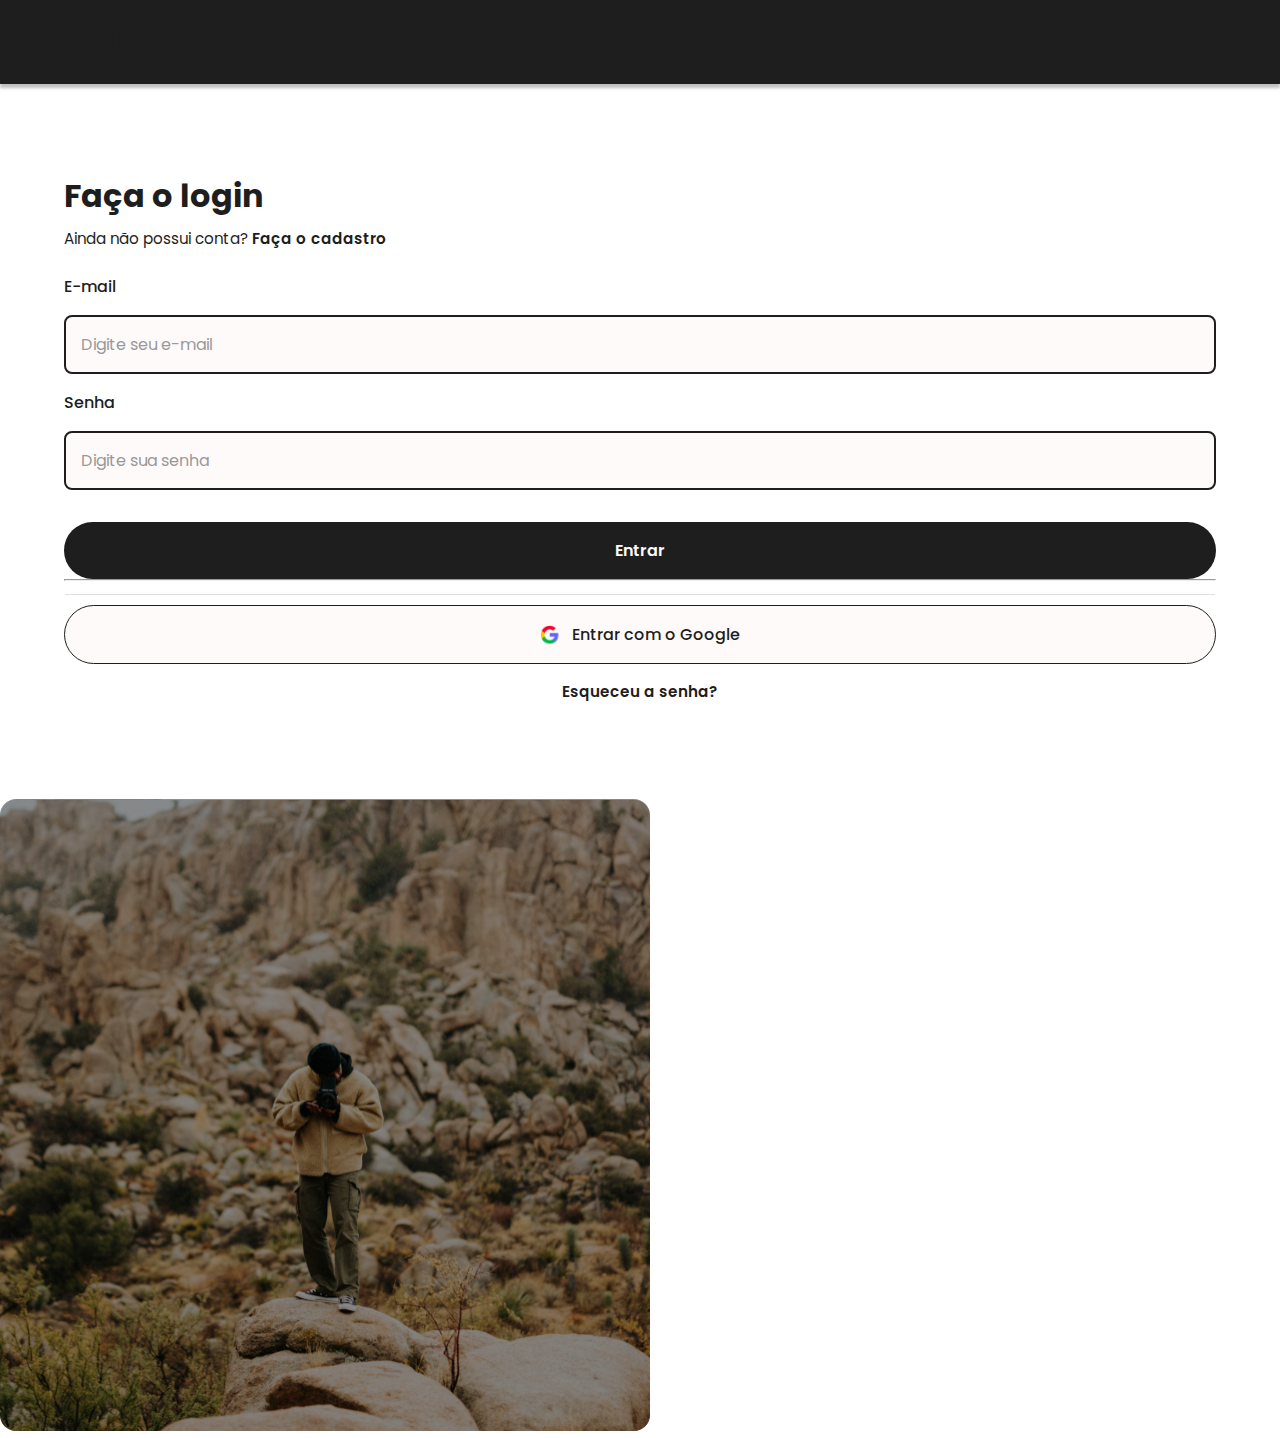
<file: index.html>
<!DOCTYPE html>
<html lang="en">
<head>
    <meta charset="UTF-8">
    <meta name="viewport" content="width=device-width, initial-scale=1.0">
    <title>Pixel</title>
    <link rel="stylesheet" href="styles/main.css">
    <link rel="preconnect" href="https://fonts.googleapis.com">
    <link rel="preconnect" href="https://fonts.gstatic.com" crossorigin>
    <link href="https://fonts.googleapis.com/css2?family=Montserrat:ital,wght@0,100..900;1,100..900&family=Poppins:ital,wght@0,100;0,200;0,300;0,400;0,500;0,600;0,700;0,800;0,900;1,100;1,200;1,300;1,400;1,500;1,600;1,700;1,800;1,900&family=Red+Hat+Display:ital,wght@0,300..900;1,300..900&display=swap" rel="stylesheet">
</head>
<body>
    <header>
        <figure>
            <img src="assets/icons/logo-pixel.svg" alt="Logo pixel">
        </figure>
    </header>
    <main>
        <section>
        <article>
            <h1>Faça o login</h1>
            <p>Ainda não possui conta? <span>Faça o cadastro</span></p>
        </article>
        
        <form action="pages/home.html" method="get">
            <label for="email">E-mail</label>
            <input type="email" id="email" placeholder="Digite seu e-mail">

            <label for="password">Senha</label>
            <input type="password" id="password" placeholder="Digite sua senha">

            <button type="submit">Entrar</button>
        </form>

        <hr>

        <button type="button" class="btn-google">
        <img src="assets/icons/Google-Icon.svg" alt="Google Icon">Entrar com o Google
        </button>

        <p><span>Esqueceu a senha?</span></p>
        </section>
    </main>
    <aside>
        <figure>
            <img src="assets/images/Imagem-Capa.svg" alt="Imagem hero">
        </figure>
    </aside>
</body>
</html>
</file>
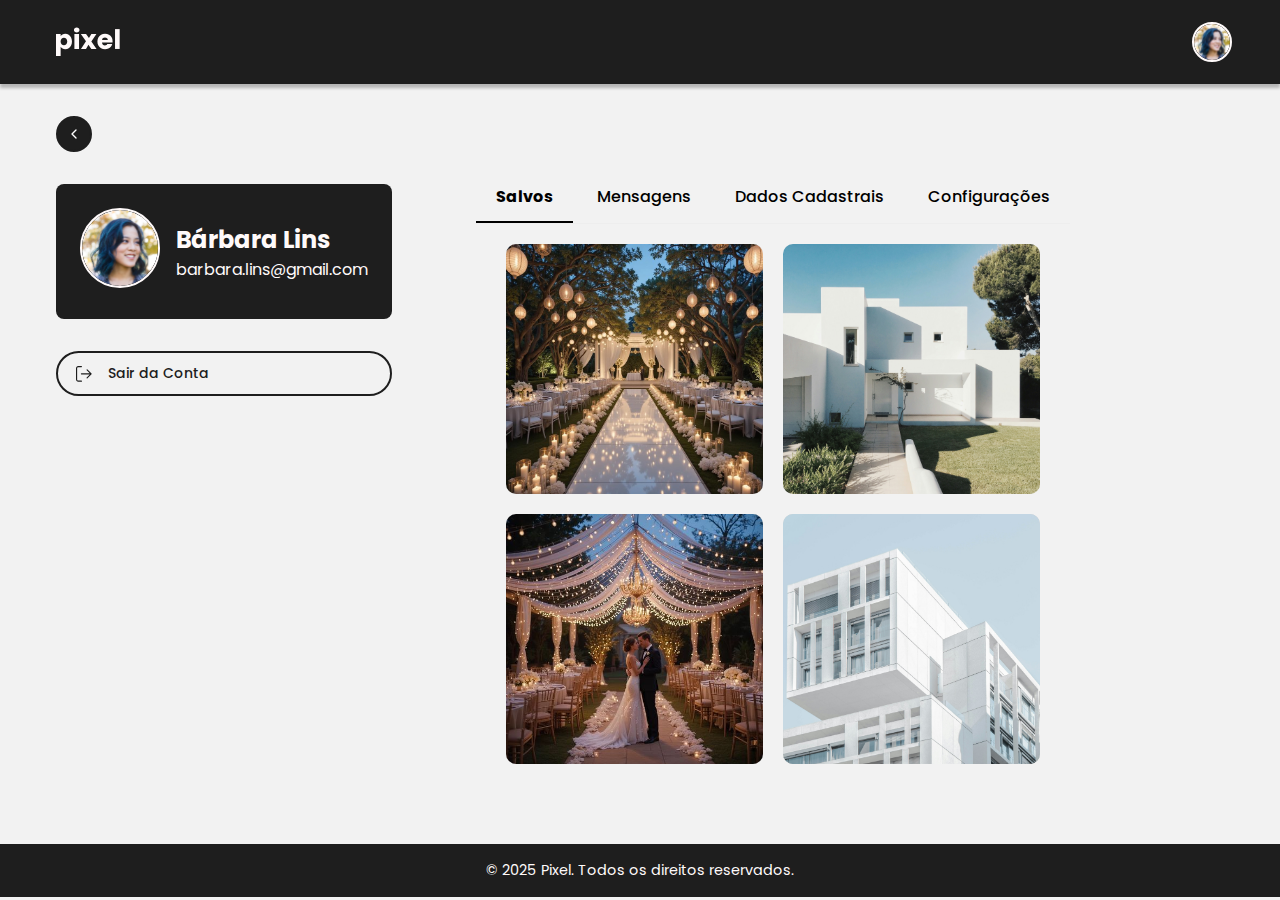
<file: pages/cliente.html>
<!DOCTYPE html>
<html lang="pt-br">
<head>
    <meta charset="UTF-8">
    <meta name="viewport" content="width=device-width, initial-scale=1.0">
    <title>pixel</title>
    <link rel="stylesheet" href="../styles/cliente.css">
    <link rel="preconnect" href="https://fonts.googleapis.com">
    <link rel="preconnect" href="https://fonts.gstatic.com" crossorigin>
    <link href="https://fonts.googleapis.com/css2?family=Montserrat:ital,wght@0,100..900;1,100..900&family=Poppins:ital,wght@0,100;0,200;0,300;0,400;0,500;0,600;0,700;0,800;0,900;1,100;1,200;1,300;1,400;1,500;1,600;1,700;1,800;1,900&family=Red+Hat+Display:ital,wght@0,300..900;1,300..900&display=swap" rel="stylesheet">
</head>
<body>
    <header>
        <figure>
            <a href="home.html"><img class="logo" src="../assets/icons/logo-pixel-white.svg" alt="Logo pixel"></a>
        </figure>

        <div class="perfil">
            <img src="../assets/icons/Avatar-icon.svg" alt="foto de perfil" class="foto-perfil">
        </div>
    </header>

    <a href="home.html"><button class="voltar"><img class="seta-voltar" src="../assets/icons/Chevron-left-icon.svg" alt="Seta Voltar"></button></a>

    <div class="hero">
        <div class="content-aside">
            <aside class="profile">
                <figure>
                    <img src="../assets/icons/Avatar-icon.svg" alt="foto de perfil">
                </figure>

                <section>
                    <h2>Bárbara Lins</h2>
                    <p>barbara.lins@gmail.com</p>
                </section>
            </aside>

            <button class="log-out">
                <img src="../assets/icons/log-out-icon.svg" alt="sair-ícone">
                <p>Sair da Conta</p>
            </button>
        </div>

        <main>
            <div class="tabs">
                <input type="radio" id="tab1" name="tabs" checked>
                <label for="tab1">Salvos</label>

                <input type="radio" id="tab2" name="tabs">
                <label for="tab2">Mensagens</label>

                <input type="radio" id="tab3" name="tabs">
                <label for="tab3">Dados Cadastrais</label>

                <input type="radio" id="tab4" name="tabs">
                <label for="tab4">Configurações</label>

                <div id="content1" class="tab-content">

                    <section class="galeria">

                    <div class="grade">

                        <div class="foto"><img src="../assets/images/img1.jpg.jpg" alt="foto 1"></div>
                        <div class="foto"><img src="../assets/images/arq1.jpg" alt="foto 2"></div>
                        <div class="foto"><img src="../assets/images/img3.jpg.jpg" alt="foto 3"></div>
                        <div class="foto"><img src="../assets/images/arq2.jpg" alt="foto 3"></div>

                    </div>

                </section>

                </div>

                <div id="content2" class="tab-content">
                    <p>Conteúdo da aba Mensagens</p>
                </div>

                <div id="content3" class="tab-content">
                    <p>Conteúdo da aba Dados Cadastrais</p>
                </div>

                <div id="content4" class="tab-content">
                    <p>Conteúdo da aba Configurações</p>
                </div>
            </div>
        </main>
    </div>
    <footer>
        <p>© 2025 Pixel. Todos os direitos reservados.</p>
    </footer>
</body>
</html>
</file>
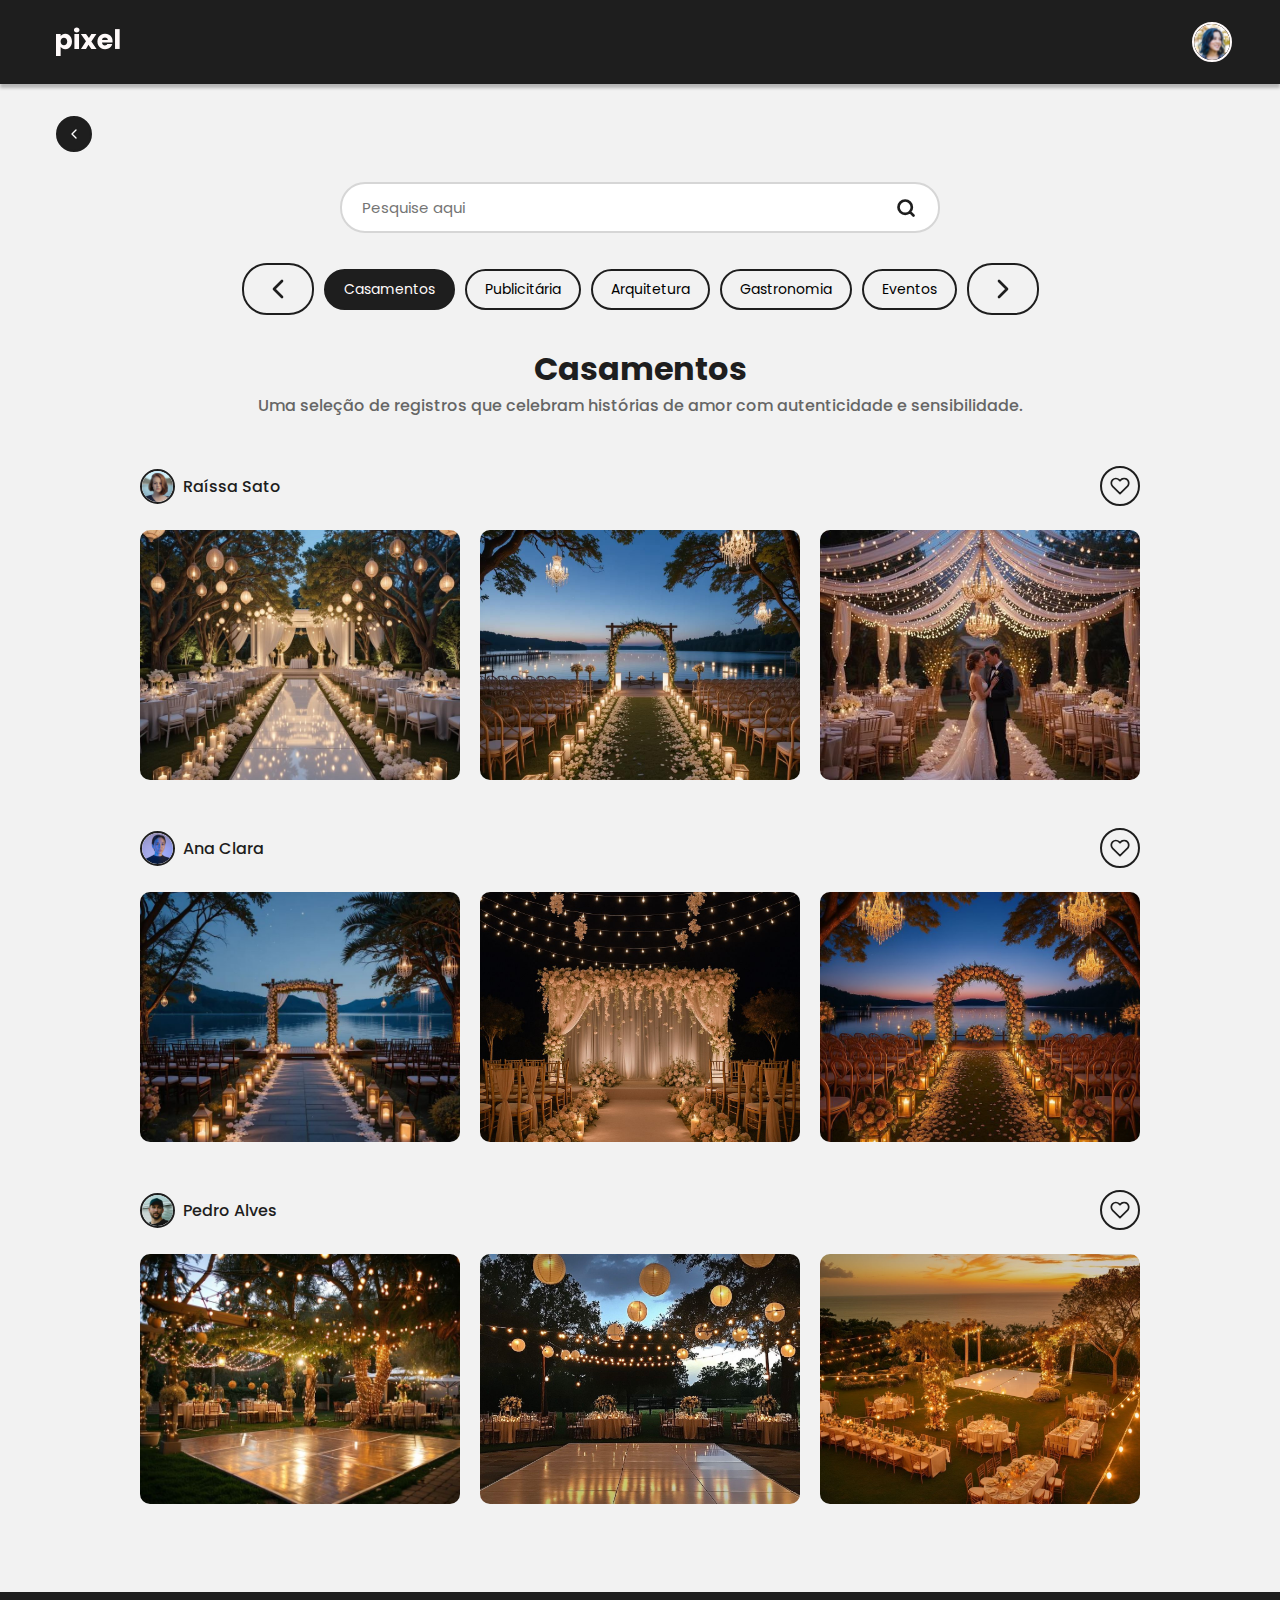
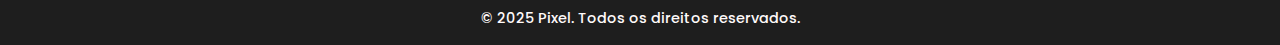
<file: pages/filtro.html>
<!DOCTYPE html>
<html lang="pt-br">
<head>
    <meta charset="UTF-8">
    <meta name="viewport" content="width=device-width, initial-scale=1.0">
    <title>pixel</title>
    <link rel="stylesheet" href="../styles/filtro.css">
    <link rel="preconnect" href="https://fonts.googleapis.com">
    <link rel="preconnect" href="https://fonts.gstatic.com" crossorigin>
    <link href="https://fonts.googleapis.com/css2?family=Montserrat:ital,wght@0,100..900;1,100..900&family=Poppins:ital,wght@0,100;0,200;0,300;0,400;0,500;0,600;0,700;0,800;0,900;1,100;1,200;1,300;1,400;1,500;1,600;1,700;1,800;1,900&family=Red+Hat+Display:ital,wght@0,300..900;1,300..900&display=swap" rel="stylesheet">
</head>
<body>

    <header>
        <figure>
            <a href="home.html"><img class="logo" src="../assets/icons/logo-pixel-white.svg" alt="Logo pixel"></a>
        </figure>

        <div class="perfil">
            <img src="../assets/icons/Avatar-icon.svg" alt="foto de perfil" class="foto-perfil">
        </div>
    </header>

    <a href="home.html"><button class="voltar"><img class="seta-voltar" src="../assets/icons/Chevron-left-icon.svg" alt="Seta Voltar"></button></a>
        
    <section class="busca">
        <input type="text" placeholder="Pesquise aqui">
        <button class="lupa"><img src="../assets/icons/Search-icon.svg" alt="Buscar"></button>
    </section>

    <div class="categorias">
            <button class="seta"><img src="../assets/icons/Chevron-left-icon.svg" alt="seta esquerda"></button>
                <button id="ativo">Casamentos</button>
                <button>Publicitária</button>
                <button>Arquitetura</button>
                <button>Gastronomia</button>
                <button>Eventos</button>
             <button class="seta"><img src="../assets/icons/Chevron right-icon.svg" alt="seta direita"></button>
    </div>

    <article class="titulo-secao">
        <h1>Casamentos</h1>
        <p>Uma seleção de registros que celebram histórias de amor com autenticidade e sensibilidade.</p> 
    </article>

    <main>
            <div class="usuario">
                <img src="../assets/icons/profile-4-icon.svg" alt="Raíssa Sato" class="profile">
                <p>Raíssa Sato</p>
                <button class="like"><img class="heart" src="../assets/icons/Heart-icon.svg" alt="Like Ícone"></button>
            </div>
        <section class="galeria">
           <div class="grade">
            <div class="foto"><img src="../assets/images/img1.jpg.jpg" alt="foto 1"></div>
            <div class="foto"><img src="../assets/images/img2.jpg.jpg" alt="foto 2"></div>
            <div class="foto"><img src="../assets/images/img3.jpg.jpg" alt="foto 3"></div>
           </div>
        </section>

            <div class="usuario">
              <img src="../assets/icons/profile-5-icon.svg" alt="Ana Clara" class="profile">
              <p>Ana Clara</p>
              <button class="like"><img src="../assets/icons/Heart-icon.svg" alt="like"></button>
            </div>

        <section class="galeria">
            <div class="grade">
                <div class="foto"><img src="../assets/images/img4.jpg.jpg" alt="foto 4"></div>
                <div class="foto"><img src="../assets/images/img5.jpg.jpg" alt="foto 5"></div>
                <div class="foto"><img src="../assets/images/img6.jpg.jpg" alt="foto 6"></div>
            </div>
        </section>

            <div class="usuario">
                <img src="../assets/icons/profile-6-icon.svg" alt="Pedro Alves" class="profile">
                <p>Pedro Alves</p>
                <button class="like"><img src="../assets/icons/Heart-icon.svg" alt="like"></button>
            </div>

        <section class="galeria">
            <div class="grade">
                <div class="foto"><img src="../assets/images/img7.jpg.jpg" alt="foto 7"></div>
                <div class="foto"><img src="../assets/images/img8.jpg.jpg" alt="foto 8"></div>
                <div class="foto"><img src="../assets/images/img9.jpg.jpg" alt="foto 9"></div>
            </div>
        </section>
    </main>
        <footer>
            <p>© 2025 Pixel. Todos os direitos reservados.</p>
        </footer>
</body>
</html>
</file>
<file: styles/main.css>
/* Reset global - aplica estilos básicos a todos os elementos */
* {
    font-family: "Poppins", sans-serif; /* Define a fonte padrão para toda a página */
    margin: 0; /* Remove margens padrão dos elementos */
    padding: 0; /* Remove espaçamento interno padrão dos elementos */
    box-sizing: border-box; /* Inclui padding e border no cálculo da largura/altura total */
}

/* Variáveis CSS - cores reutilizáveis */
:root {
    --primary-color: #FFFAFA; /* Cor principal (branco off-white) */
    --secondary-color: #1E1E1E; /* Cor secundária (preto escuro) */
}

/* Estilo para todos os spans da página */
span {
    color: var(--secondary-color); /* Aplica a cor secundária (escura) ao texto */
    font-weight: 600; /* Deixa o texto em negrito médio */
    display: inline-block; /* Permite aplicar transformações (necessário para transform funcionar) */
}

/* Efeito hover nos spans */
span:hover {
    transform: translateY(-0.125rem); /* Eleva levemente o texto em 2px ao passar o mouse */
    cursor: pointer; /* Mostra cursor de mãozinha */
}

/* ===== CABEÇALHO ===== */
header {
    background-color: var(--secondary-color); /* Fundo escuro no header */
    display: flex; /* Ativa o flexbox para organizar elementos */
    flex-direction: row; /* Organiza elementos em linha horizontal */
    justify-content: left; /* Alinha conteúdo à esquerda */
    padding: 1rem; /* Espaçamento interno de 16px em todos os lados */
    box-shadow: 0 4px 3px 0 rgba(0, 0, 0, 0.25); /* Sombra abaixo do header (4px 3px) */

    /* Logo dentro do header */
    img {
        flex: 0 0 auto; /* Não permite que a imagem cresça ou encolha */
        width: 5rem; /* Largura fixa de 80px */
        height: 100%; /* Altura ocupa 100% do container pai */
        padding: 0.5rem; /* Espaçamento interno de 8px ao redor da imagem */
        background-color: transparent; /* Fundo transparente */
        margin-left: 2rem; /* Espaço de 32px à esquerda da imagem */
    }
}

/* ===== CONTAINER PRINCIPAL ===== */
/* Organiza section (formulário) e aside (imagem) lado a lado */
main {
    display: flex; /* Ativa o flexbox */
    flex-direction: row; /* Organiza elementos lado a lado (horizontal) */
    align-items: flex-start; /* Alinha elementos ao topo */
    padding: 4rem; /* Espaçamento interno de 64px em todos os lados */
    gap: 12rem; /* Espaço de 192px entre section e aside */
    max-width: 1400px; /* Largura máxima do container de 1400px */
    margin: 2rem auto; /* Centraliza horizontalmente com margem de 32px acima e abaixo */

    /* Seção do formulário de login */
    section {
        flex: 1; /* Ocupa 1 parte do espaço disponível (metade do main) */
        display: flex; /* Ativa flexbox para organizar elementos internos */
        flex-direction: column; /* Empilha elementos verticalmente */

        /* Título e subtítulo */
        article {
            display: flex; /* Ativa flexbox */
            flex-direction: column; /* Empilha título e parágrafo verticalmente */
            gap: 0; /* Remove espaçamento entre h1 e p */
            padding: 0; /* Remove padding interno */
            align-items: flex-start; /* Alinha itens à esquerda */
            color: var(--secondary-color); /* Cor escura do texto */
            margin-bottom: 1.5rem; /* Espaço de 24px abaixo antes do formulário */

            h1 {
                font-size: 2rem; /* Tamanho da fonte de 32px */
                font-weight: 700; /* Peso da fonte em negrito forte */
                margin: 0; /* Remove todas as margens */
                line-height: 1; /* Altura da linha igual ao tamanho da fonte (remove espaço extra) */
            }

            p {
                font-size: 1rem; /* Tamanho da fonte de 16px */
                margin: 0; /* Remove todas as margens */
                line-height: 1.4; /* Altura de linha confortável para leitura */
            }
        }

        /* Formulário de login */
        form {
            display: flex; /* Ativa flexbox */
            flex-direction: column; /* Empilha campos verticalmente */
            gap: 1rem; /* Espaço de 16px entre cada campo do formulário */

            label {
                font-size: 1rem; /* Tamanho da fonte de 16px */
                font-weight: 500; /* Peso médio da fonte */
                color: var(--secondary-color); /* Cor escura do texto */
            }

            input {
                padding: 0.95rem; /* Espaçamento interno de 15.2px */
                font-size: 1rem; /* Tamanho da fonte de 16px */
                border: 2px solid var(--secondary-color); /* Borda escura sólida de 2px */
                border-radius: 0.5rem; /* Bordas arredondadas de 8px */
                background-color: var(--primary-color); /* Cor de fundo clara (branco off-white) */
                color: var(--secondary-color); /* Cor escura do texto digitado */
            }

            /* Estilo do placeholder dos inputs */
            input::placeholder {
                color: #999; /* Cor cinza para o texto placeholder */
            }

            /* Botão de submit (Entrar) */
            button[type="submit"] {
                padding: 1rem; /* Espaçamento interno de 16px */
                font-size: 1rem; /* Tamanho da fonte de 16px */
                font-weight: 600; /* Fonte em negrito médio */
                color: var(--primary-color); /* Texto claro (branco off-white) */
                background-color: var(--secondary-color); /* Fundo escuro (preto) */
                border: none; /* Remove borda padrão do botão */
                border-radius: 50px; /* Bordas totalmente arredondadas (formato pill) */
                cursor: pointer; /* Mostra cursor de mãozinha ao passar o mouse */
                transition: background-color 0.3s ease; /* Animação suave de 0.3s ao mudar cor */
                margin-top: 1rem; /* Espaço de 16px acima do botão */
            }

            /* Efeito hover no botão de submit */
            button[type="submit"]:hover {
                box-shadow: 0 4px 6px rgba(0, 0, 0, 0.3); /* Adiciona sombra (4px 6px) ao passar o mouse */
                transition: background-color 0.3s ease; /* Animação suave de 0.3s ao mudar cor */
            }
        }

        /* Botão de login com Google */
        .btn-google {
            position: relative; /* Permite posicionar pseudo-elementos absolutamente */
            margin-top: 1.5rem; /* Espaço de 24px acima do botão */
            padding: 1rem; /* Espaçamento interno de 16px */
            font-size: 1rem; /* Tamanho da fonte de 16px */
            font-weight: 500; /* Peso médio da fonte */
            color: var(--secondary-color); /* Texto escuro */
            background-color: var(--primary-color); /* Fundo claro (branco off-white) */
            border: 0.5px solid var(--secondary-color); /* Borda fina escura de 0.5px */
            border-radius: 50px; /* Bordas totalmente arredondadas (formato pill) */
            cursor: pointer; /* Cursor de mãozinha */
            display: flex; /* Ativa flexbox para alinhar ícone e texto */
            align-items: center; /* Centraliza verticalmente */
            justify-content: center; /* Centraliza horizontalmente */
            gap: 0.75rem; /* Espaço de 12px entre ícone e texto */
            transition: background-color 0.3s ease; /* Animação suave de 0.3s */
        }

        /* Linha divisória acima do botão Google (pseudo-elemento) */
        .btn-google::before {
            content: ''; /* Cria um elemento vazio */
            position: absolute; /* Posiciona em relação ao botão pai */
            top: -0.75rem; /* Posiciona 12px acima do botão */
            left: 0; /* Alinha à esquerda */
            right: 0; /* Alinha à direita (cria linha de ponta a ponta) */
            height: 1px; /* Altura da linha divisória de 1px */
            background-color: #e0e0e0; /* Cor cinza clara para a linha */
        }

        /* Efeito hover no botão Google */
        .btn-google:hover {
            box-shadow: 0 4px 6px rgba(0, 0, 0, 0.3); /* Adiciona sombra (4px 6px) ao passar o mouse */
            transition: background-color 0.3s ease; /* Animação suave de 0.3s ao mudar cor */
        }

        /* Ícone do Google dentro do botão */
        .btn-google img {
            width: 20px; /* Largura do ícone de 20px */
            height: 20px; /* Altura do ícone de 20px */
        }

        /* Último parágrafo da section (Esqueceu a senha?) */
        p:last-child {
            text-align: center; /* Centraliza o texto */
            margin-top: 1rem; /* Espaço de 16px acima */
            font-size: 0.95rem; /* Tamanho da fonte de 15.2px */
        }
    }

    /* Seção da imagem lateral direita */
    aside {
        flex: 1; /* Ocupa 1 parte do espaço disponível (metade do main) */
        display: flex; /* Ativa flexbox */
        flex-direction: row; /* Organiza elementos em linha horizontal */
        align-items: flex-end; /* Alinha itens ao final (parte inferior) */
        justify-content: flex-end; /* Alinha conteúdo à direita */

        figure {
            display: flex; /* Ativa flexbox */
            align-items: flex-end; /* Alinha imagem ao final (parte inferior) */
            width: 100%; /* Largura total disponível */
            max-width: 550px; /* Largura máxima da figura de 550px */
        }

        img {
            width: 100%; /* Imagem ocupa toda a largura do figure */
            height: auto; /* Altura proporcional à largura (mantém aspect ratio) */
            border-radius: 16px; /* Bordas arredondadas de 16px */
            object-fit: cover; /* Mantém proporção da imagem cobrindo todo o espaço */
            box-shadow: 0.5rem 0.5rem 0.5rem 0 rgba(0, 0, 0, 0.20); /* Sombra da imagem (8px 8px 8px) */
        }
    }
}

/* ===== RODAPÉ ===== */
footer {
        text-align: center; /* Centraliza o texto do footer */
        padding: 1rem; /* Espaçamento interno de 16px */
        background-color: var(--secondary-color); /* Fundo escuro no footer */
        color: var(--primary-color); /* Texto claro no footer */
        font-size: 0.9rem; /* Tamanho da fonte de 14.4px */
}
</file>
<file: styles/cliente.css>
/*  RESET GERAL  */
* {
    margin: 0;
    padding: 0;
    box-sizing: border-box;
    font-family: "Poppins", sans-serif;
}

:root {
    --primary-color: #FFFAFA; /* Cor principal (branco off-white) */
    --secondary-color: #1E1E1E; /* Cor secundária (preto escuro) */
    --background-color:#f2f2f2;
    --tertiary-color: #e6e5e5;
}

/*  CABEÇALHO  */
header {
    background-color: var(--secondary-color); /* Fundo escuro no header */
    display: flex; /* Ativa o flexbox para organizar elementos */
    flex-direction: row; /* Organiza elementos em linha horizontal */
    justify-content: space-between; /* Distribui espaço entre logo e perfil */
    padding: 1rem; /* Espaçamento interno de 1rem em todos os lados */
    box-shadow: 0 0.25rem 0.1875rem 0 rgba(0, 0, 0, 0.25); /* Sombra abaixo do header (4px 3px convertido) */
}

header img {
    flex: 0 0 auto; /* Não permite que a imagem cresça ou encolha */
    width: 5rem; /* Largura fixa de 5rem (80px) */
    height: 100%; /* Altura ocupa 100% do container pai */
    padding: 0.5rem; /* Espaçamento interno ao redor da imagem (8px) */
    background-color: transparent; /* Fundo transparente */
    margin-left: 2rem; /* Espaço à esquerda da imagem (32px) */
}

.logo:hover {
    transform: scale(1.1); /* Aumenta o tamanho */
    cursor: pointer;
}   

.perfil {
    display: flex; /* Ativa flexbox */
    align-items: center; /* Centraliza verticalmente */
    gap: 0.625rem; /* Espaço entre foto e menu (10px) */
    margin-right: 2rem; /* Espaço à direita (32px) */
}

.foto-perfil {
    width: 2.5rem; /* Largura da foto (40px) */
    height: 2.5rem; /* Altura da foto (40px) */
    object-fit: cover; /* Mantém proporção da imagem */
    border-radius: 50%; /* Torna a foto redonda */
    padding: 0;
    border: var(--primary-color) 2px solid;
    cursor: pointer;
}
body {
    background-color: var(--background-color);
}

/* SETA DE VOLTAR */

.voltar {
    display: flex; /* Ativa flexbox */
    align-items: center; /* Centraliza verticalmente */
    justify-content: center; /* Centraliza horizontalmente */
    background-color: var(--secondary-color); /* Fundo escuro igual ao botão Enviar */
    color: var(--primary-color); /* Texto claro */
    border: 0.125rem solid var(--secondary-color); /* Borda escura de 2px */
    border-radius: 14rem;
    cursor: pointer; /* Cursor de mãozinha */
    padding: 0.5rem 0.5rem;
    font-weight: 500; /* Peso médio da fonte */
    gap: 0.5rem; /* Espaço entre ícone e texto */
    margin: 2rem 0 0rem 3.5rem; /* Margem: topo, direita, baixo, esquerda */
    transition: all 0.3s ease; /* Animação suave */
}

.voltar img {
    width: 1rem; /* Largura do ícone (16px) */
    height: 1rem; /* Altura do ícone (16px) */
    filter: brightness(0) invert(1); /* Ícone branco */
}

.voltar:hover {
    background-color: var(--primary-color); /* Inverte cores no hover */
    color: var(--secondary-color); /* Texto escuro no hover */
    box-shadow: 0 0.25rem 0.375rem rgba(0, 0, 0, 0.3); /* Sombra sutil */
}

.voltar:hover img {
    filter: none; /* Remove filtro - ícone volta à cor original (escuro) */
}

.hero {
    display: flex;
    flex-direction: row;
    gap: 4rem;
    align-items: flex-start;
    padding: 0;
    max-width: 75rem; /* Largura máxima do container (1200px) */
}

.content-aside {
    display: flex;
    flex-direction: column;
}

.profile {
    display: flex;
    flex-direction: row;
    align-items: center;
    justify-content: center;
    gap: 1rem;
    margin: 2rem 0 2rem 3.5rem; 
    background-color: var(--secondary-color);
    color: var(--primary-color);
    border-radius: 0.5rem;
    padding: 1.5rem;
}

.profile img {
    width: 5rem;
    height: 5rem;
    border: 2px var(--primary-color)solid;
    border-radius: 50%;
}

.log-out {
    display: flex;
    flex-direction: row;
    flex-wrap: wrap;
    padding: 0.625rem;
    margin-left: 3.5rem;
    border: 0.125rem solid var(--secondary-color); /* Borda de 2px */
    border-radius: 1.5625rem; /* Bordas arredondadas (25px) */
    cursor: pointer; /* Cursor de mãozinha */
    transition: all 0.3s ease; /* Animação suave */
    align-items: center; /* Centraliza verticalmente */
    gap: 1rem; /* Espaço entre ícone e texto */
    background: none; /* Remove fundo padrão */
    font-size: 0.875rem; /* Tamanho da fonte (14px) */
    font-weight: 500; /* Peso médio da fonte */
    color: var(--secondary-color); /* Cor do texto */
}

.log-out img {
    width: 1rem;
    height: 1rem;
    margin-left: 0.5rem;
}

.log-out:hover {
    background-color: var(--secondary-color); /* Fundo escuro no hover */
    color: var(--primary-color); /* Texto claro no hover */
    box-shadow: 0 0.25rem 0.375rem rgba(0, 0, 0, 0.3); /* Sombra sutil */
}

.log-out:hover img{
    filter: brightness(0) invert(1); /* Ícone branco */
}

/* Container */
.tabs {
    align-items: flex-start;
    max-width: 56.25rem;
    margin: 0 auto; 
    padding: 1.25rem;
}

/* Esconde os radios */
.tabs input {
    display: none;
}

/* Navegação */
.tabs label {
    padding: 0.75rem 1.25rem;
    cursor: pointer;
    display: inline-block;
    border-bottom: 2px solid transparent;
    font-weight: 500;
    transition: 0.2s;
}

/* Aba ativa */
.tabs input:checked + label {
    border-color: #000;
    font-weight: bold;
}

/* Conteúdo */
.tab-content {
    display: none;
    padding: 1.25rem 0;
    border-top: 1px solid #eee;
}

.galeria {
    width: 90%; /* Largura de 90% */
    max-width: 62.5rem; /* Largura máxima (1000px) */
    margin: 0 auto 2.5rem; /* Centraliza e adiciona margem inferior (40px) */
}

/*  GRADE DE FOTOS  */
.grade {
    display: grid; /* Ativa grid layout */
    grid-template-columns: repeat(auto-fit, minmax(15.625rem, 1fr)); /* Colunas responsivas (250px mínimo) */
    gap: 1.25rem; /* Espaço entre fotos (20px) */
}

.foto {
    background-color: #d3d3d3; /* Cor de fundo cinza */
    border-radius: 0.625rem; /* Bordas arredondadas (10px) */
    overflow: hidden; /* Esconde conteúdo que ultrapassar */
    cursor: pointer; /* Cursor de mãozinha */
    transition: all 0.3s ease; /* Animação suave de 0.3s */
}

/* Efeito hover nas fotos - adiciona sombra sutil */
.foto:hover {
    box-shadow: 0 0.25rem 0.375rem rgba(0, 0, 0, 0.3); /* Sombra sutil ao passar o mouse (4px 6px) */
    transform: scale(1.1); /* Aumenta o tamanho */
}

.foto img {
    width: 100%; /* Largura total do container */
    height: 15.625rem; /* Altura fixa (250px) */
    object-fit: cover; /* Mantém proporção da imagem */
    display: block; /* Remove espaço abaixo da imagem */
}


/* Mostrar conteúdo da aba selecionada */
#tab1:checked ~ #content1,
#tab2:checked ~ #content2,
#tab3:checked ~ #content3,
#tab4:checked ~ #content4 {
  display: block;
}

/* Estilo do footer */
footer {
    background-color: var(--secondary-color); /* Fundo escuro no footer */
    display: flex;
    align-items: center;
    justify-content: center;
}

footer p {
    color: var(--primary-color); /* Texto claro no footer */
    font-size: 0.9rem;
    padding: 1rem;
    margin: 0 auto;
    text-decoration: none;
    transform: none;
    cursor: default;
}

/* RESPONSIVIDADE  */

/* Telas pequenas (mobile) */
@media (max-width: 37.5rem) { /* 600px */
    header {
        padding: 0.625rem 1.25rem; /* Padding menor (10px 20px) */
    }

    .voltar {
        justify-content: left;
        margin-left: 1.5rem;
    }

    .hero {
        display: flex;
        flex-direction: column;
        justify-content: center;
        margin-left: 0;
        padding: 0.75rem;
    }
    
    .profile {
        margin: 0 auto;
    }

    .tabs {
        justify-content: center;
        align-items: center;
        margin-left: 1rem;
        flex-wrap: wrap;
    }
}
</file>
<file: styles/filtro.css>
/*  RESET GERAL  */
* {
    margin: 0;
    padding: 0;
    box-sizing: border-box;
    font-family: "Poppins", sans-serif;
}

:root {
    --primary-color: #FFFAFA; /* Cor principal (branco off-white) */
    --secondary-color: #1E1E1E; /* Cor secundária (preto escuro) */
    --background-color:#f2f2f2;
    --tertiary-color: #e6e5e5;
}

/*  COR DE FUNDO  */
body {
    background-color: var(--background-color);
    color: var(--secondary-color);
}

/* CABEÇALHO */
header {
    background-color: var(--secondary-color); /* Fundo escuro no header */
    display: flex; /* Ativa o flexbox para organizar elementos */
    flex-direction: row; /* Organiza elementos em linha horizontal */
    justify-content: space-between; /* Distribui espaço entre logo e perfil */
    padding: 1rem; /* Espaçamento interno de 1rem em todos os lados */
    box-shadow: 0 0.25rem 0.1875rem 0 rgba(0, 0, 0, 0.25); /* Sombra abaixo do header (4px 3px convertido) */
}

header img {
    flex: 0 0 auto; /* Não permite que a imagem cresça ou encolha */
    width: 5rem; /* Largura fixa de 5rem (80px) */
    height: 100%; /* Altura ocupa 100% do container pai */
    padding: 0.5rem; /* Espaçamento interno ao redor da imagem (8px) */
    background-color: transparent; /* Fundo transparente */
    margin-left: 2rem; /* Espaço à esquerda da imagem (32px) */
}

.perfil {
    display: flex; /* Ativa flexbox */
    align-items: center; /* Centraliza verticalmente */
    gap: 0.625rem; /* Espaço entre foto e menu (10px) */
    margin-right: 2rem; /* Espaço à direita (32px) */
}

.foto-perfil {
    width: 2.5rem; /* Largura da foto (40px) */
    height: 2.5rem; /* Altura da foto (40px) */
    border-radius: 50%; /* Torna a foto redonda */
    object-fit: cover; /* Mantém proporção da imagem */
    padding: 0;
    border: var(--primary-color) 2px solid;
    cursor: pointer;
}

/* SETA DE VOLTAR */
.voltar {
    display: flex; /* Ativa flexbox */
    align-items: center; /* Centraliza verticalmente */
    justify-content: center; /* Centraliza horizontalmente */
    background-color: var(--secondary-color); /* Fundo escuro igual ao botão Enviar */
    color: var(--primary-color); /* Texto claro */
    border: 0.125rem solid var(--secondary-color); /* Borda escura de 2px */
    border-radius: 1.5625rem; /* Bordas arredondadas (25px) igual aos outros botões */
    cursor: pointer; /* Cursor de mãozinha */
    padding: 0.75rem 1.5rem; /* Padding (12px 24px) igual aos outros botões */
    font-weight: 500; /* Peso médio da fonte */
    gap: 0.5rem; /* Espaço entre ícone e texto */
    margin: 2rem 0 0rem 3.5rem; /* Margem: topo, direita, baixo, esquerda */
    transition: all 0.3s ease; /* Animação suave */
}

.voltar img {
    background-color: transparent;
    width: 1rem; /* Largura do ícone (16px) */
    height: 1rem; /* Altura do ícone (16px) */
    filter: brightness(0) invert(1); /* Ícone branco */
}

/*  BARRA DE PESQUISA  */
.busca {
    display: flex; /* Ativa flexbox */
    justify-content: center; /* Centraliza horizontalmente */
    align-items: center; /* Centraliza verticalmente */
    margin: 1.875rem 0; /* Margem superior e inferior (30px) */
    position: relative; /* Necessário para posicionar o ícone absolutamente */
    width: 60%; /* Largura de 60% */
    max-width: 37.5rem; /* Largura máxima (600px) */
    margin-left: auto; /* Centraliza */
    margin-right: auto; /* Centraliza */
}

.busca input {
    width: 100%; /* Largura total do container */
    padding: 0.75rem 3rem 0.75rem 1.25rem; /* Padding (12px 48px 12px 20px) - espaço à direita para o ícone */
    border: 0.125rem solid #d6d6d6; /* Borda de 2px */
    border-radius: 1.5625rem; /* Bordas arredondadas (25px) */
    outline: none; /* Remove outline padrão */
    font-size: 0.9375rem; /* Tamanho da fonte (15px) */
}

.busca button.lupa {
    position: absolute; /* Posiciona absolutamente em relação ao .busca */
    right: 1rem; /* Distância da borda direita (16px) */
    border: none; /* Remove borda */
    background: none; /* Remove fundo */
    cursor: pointer; /* Cursor de mãozinha */
    padding: 0.5rem; /* Padding para área de clique (8px) */
    display: flex; /* Centraliza o ícone */
    align-items: center; /* Centraliza verticalmente */
    justify-content: center; /* Centraliza horizontalmente */
}

.busca button.lupa img {
    width: 1.25rem; /* Largura do ícone (20px) */
    height: 1.25rem; /* Altura do ícone (20px) */
}

.voltar, .busca input {
    display: flex;
    flex-direction: row;
}

/*  CATEGORIAS  */
.categorias {
    display: flex; /* Ativa flexbox */
    justify-content: center; /* Centraliza horizontalmente */
    align-items: center; /* Centraliza verticalmente */
    gap: 0.625rem; /* Espaço entre botões (10px) */
    flex-wrap: wrap; /* Quebra linha se necessário */
    margin-bottom: 1.875rem; /* Margem inferior (30px) */
}

.categorias button {
    background: none; /* Remove fundo */
    border: 0.125rem solid var(--secondary-color); /* Borda de 2px */
    border-radius: 1.5625rem; /* Bordas arredondadas (25px) */
    padding: 0.5rem 1.125rem; /* Padding (8px 18px) */
    cursor: pointer; /* Cursor de mãozinha */
    font-size: 0.875rem; /* Tamanho da fonte (14px) */
    transition: all 0.3s ease; /* Animação suave */
}

.categorias button:hover {
    background-color: var(--secondary-color); /* Fundo escuro no hover */
    color: white; /* Texto branco no hover */
    border-color: var(--secondary-color); /* Mantém borda escura */
}

#ativo {
    background-color: var(--secondary-color);
    color: var(--primary-color);
}

/* SETA DE VOLTAR */
.seta {
    display: flex; /* Ativa flexbox */
    font-size: 1.5625rem; /* Tamanho da fonte (25px) */
    border: none; /* Remove borda */
    background: none; /* Remove fundo */
    cursor: pointer; /* Cursor de mãozinha */
    transition: all 0.3s ease; /* Animação suave */
}

.seta img {
    width: 2rem;
    background: transparent;
    margin: 0;
    padding: 0; 
    border-radius: 2rem; /* Borda levemente arredondada (32px) */
}

/* Inverte a cor do ícone para branco no hover */
.seta:hover img {
    filter: brightness(0) invert(1); /* Transforma o ícone em branco */
}

/* Adiciona fundo preto no hover */
.seta:hover {
    background-color: var(--secondary-color); /* Fundo escuro */
}

/* SETA DE VOLTAR */

.voltar {
    display: flex; /* Ativa flexbox */
    align-items: center; /* Centraliza verticalmente */
    justify-content: center; /* Centraliza horizontalmente */
    background-color: var(--secondary-color); /* Fundo escuro igual ao botão Enviar */
    color: var(--primary-color); /* Texto claro */
    border: 0.125rem solid var(--secondary-color); /* Borda escura de 2px */
    border-radius: 14rem;
    cursor: pointer; /* Cursor de mãozinha */
    padding: 0.5rem 0.5rem;
    font-weight: 500; /* Peso médio da fonte */
    gap: 0.5rem; /* Espaço entre ícone e texto */
    margin: 2rem 0 0rem 3.5rem; /* Margem: topo, direita, baixo, esquerda */
    transition: all 0.3s ease; /* Animação suave */
}

.voltar img {
    width: 1rem; /* Largura do ícone (16px) */
    height: 1rem; /* Altura do ícone (16px) */
    filter: brightness(0) invert(1); /* Ícone branco */
}

.voltar:hover {
    background-color: var(--primary-color); /* Inverte cores no hover */
    color: var(--secondary-color); /* Texto escuro no hover */
    box-shadow: 0 0.25rem 0.375rem rgba(0, 0, 0, 0.3); /* Sombra sutil */
}

.voltar:hover img {
    filter: none; /* Remove filtro - ícone volta à cor original (escuro) */
}

/*  GALERIA  */
main {
    display: flex; /* Ativa o flexbox */
    flex-direction: column; /* Organiza elementos lado a lado (horizontal) */
    align-items: flex-start; /* Alinha elementos ao topo */
    padding: 1rem; /* Espaçamento interno de 1rem em todos os lados */
    gap: 0.5rem; /* Espaço entre foto e conteúdo */
    max-width: 75rem; /* Largura máxima do container (1200px) */
    margin: 2rem auto; /* Centraliza o main horizontalmente com margem de 2rem acima e abaixo */
}

.usuario {
    display: flex; /* Ativa flexbox */
    flex-direction: row; /* Organiza em linha */
    align-items: center; /* Centraliza verticalmente */
    gap: 0.5rem; /* Espaço entre elementos */
    width: 90%; /* Mesma largura da galeria */
    max-width: 62.5rem; /* Mesma largura máxima da galeria (1000px) */
    margin: 0 auto 1rem; /* Centraliza e adiciona margem inferior */
}

.profile {
    width: 2.1875rem; /* Largura da foto (35px) */
    height: 2.1875rem; /* Altura da foto (35px) */
    border-radius: 50%; /* Torna a foto redonda */
    border: var(--secondary-color) 0.135rem solid;
    object-fit: cover; /* Mantém proporção da imagem */
}

p {
    font-weight: 500; /* Peso médio da fonte */
    color: var(--secondary-color); /* Cor do texto */
    cursor: pointer; /* Cursor de mãozinha */
    transition: all 0.3s ease; /* Animação suave de 0.3s */
    display: inline-block; /* Necessário para transform funcionar */
    text-decoration: none; /* Remove sublinhado */
}
    
p:hover {
    transform: translateY(-0.2rem); /* Eleva levemente o texto */
}

/* Botão like ao lado do nome */
.like {
    display: flex; /* Ativa flexbox */
    align-items: center; /* Centraliza verticalmente */
    justify-content: center; /* Centraliza horizontalmente */
    background: none; /* Remove fundo padrão */
    border: var(--secondary-color) 2px solid;
    border-radius: 50%; /* Torna o botão redondo */
    cursor: pointer; /* Cursor de mãozinha */
    padding: 0; /* Padding uniforme */
    width: 2.5rem; /* Largura fixa (40px) */
    height: 2.5rem; /* Altura fixa (40px) */
    transition: all 0.3s ease; /* Animação suave */
    margin-left: auto;
}

.like img {
    width: 1.25rem; /* Largura do ícone (20px) */
    height: 1.25rem; /* Altura do ícone (20px) */
    display: block; /* Remove espaço abaixo da imagem */
}

.like:hover {
    background-color: var(--secondary-color); /* Fundo escuro no hover */
    box-shadow: 0 0.25rem 0.375rem rgba(0, 0, 0, 0.3); /* Sombra sutil */
}

.like:hover img {
    filter: brightness(0) invert(1); /* Transforma ícone em branco */
}

.galeria {
    width: 90%; /* Largura de 90% */
    max-width: 62.5rem; /* Largura máxima (1000px) */
    margin: 0 auto 2.5rem; /* Centraliza e adiciona margem inferior (40px) */
}

/*  GRADE DE FOTOS  */
.grade {
    display: grid; /* Ativa grid layout */
    grid-template-columns: repeat(auto-fit, minmax(15.625rem, 1fr)); /* Colunas responsivas (250px mínimo) */
    gap: 1.25rem; /* Espaço entre fotos (20px) */
}

.foto {
    background-color: #d3d3d3; /* Cor de fundo cinza */
    border-radius: 0.625rem; /* Bordas arredondadas (10px) */
    overflow: hidden; /* Esconde conteúdo que ultrapassar */
    cursor: pointer; /* Cursor de mãozinha */
    transition: all 0.3s ease; /* Animação suave de 0.3s */
}

/* Efeito hover nas fotos - adiciona sombra sutil */
.foto:hover {
    box-shadow: 0 0.25rem 0.375rem rgba(0, 0, 0, 0.3); /* Sombra sutil ao passar o mouse (4px 6px) */
    transform: scale(1.1); /* Aumenta o tamanho */
}

.foto img {
    width: 100%; /* Largura total do container */
    height: 15.625rem; /* Altura fixa (250px) */
    object-fit: cover; /* Mantém proporção da imagem */
    display: block; /* Remove espaço abaixo da imagem */
}

/* TÍTULO + SUBTEXTO */
.titulo-secao {
    display: flex;
    flex-direction: column;
}
.titulo-secao h1 {
    text-align: center;
    font-size: 2rem;
    font-weight: 700;
}

.titulo-secao p {
    text-align: center;
    width: 60%;
    margin: 0 auto;
    color: #666;
    font-size: 1rem;
    transform: none;
    cursor: default;
}

/* Estilo do footer */
footer {
    background-color: var(--secondary-color); /* Fundo escuro no footer */
    display: flex;
    align-items: center;
    justify-content: center;
}

footer p {
    color: var(--primary-color); /* Texto claro no footer */
    font-size: 0.9rem;
    padding: 1rem;
    margin: 0 auto;
    text-decoration: none;
    transform: none;
    cursor: default;
}

/*  RESPONSIVIDADE  */

/* Telas pequenas (mobile) */
@media (max-width: 37.5rem) { /* 600px */
    header {
        padding: 0.625rem 1.25rem; /* Padding menor (10px 20px) */
    }

    .voltar {
        justify-content: left;
        margin-left: 1.5rem;
    }

    main {
        padding: 0.625rem 1.25rem; /* Padding menor (10px 20px) */
        flex-direction: column;
        margin-bottom: 2rem;
        align-items: center;
        gap: 0.5rem;
    }

    .busca {
        width: 95%; /* Ocupa quase toda largura em mobile */
        min-width: auto; /* Remove largura mínima */
    }

    .busca input {
        font-size: 0.875rem; /* Fonte um pouco menor (14px) */
        padding: 0.625rem 2.5rem 0.625rem 1rem; /* Padding reduzido */
    }

    .busca button.lupa {
        right: 0.5rem; /* Aproxima a lupa da borda */
    }

    .busca button.lupa img {
        width: 1rem; /* Ícone menor em mobile (16px) */
        height: 1rem;
    }

    .categorias {
        gap: 0.3125rem; /* Gap menor (5px) */
    }

    .foto img {
        height: 11.25rem; /* Altura menor para mobile (180px) */
    }
}
</file>
